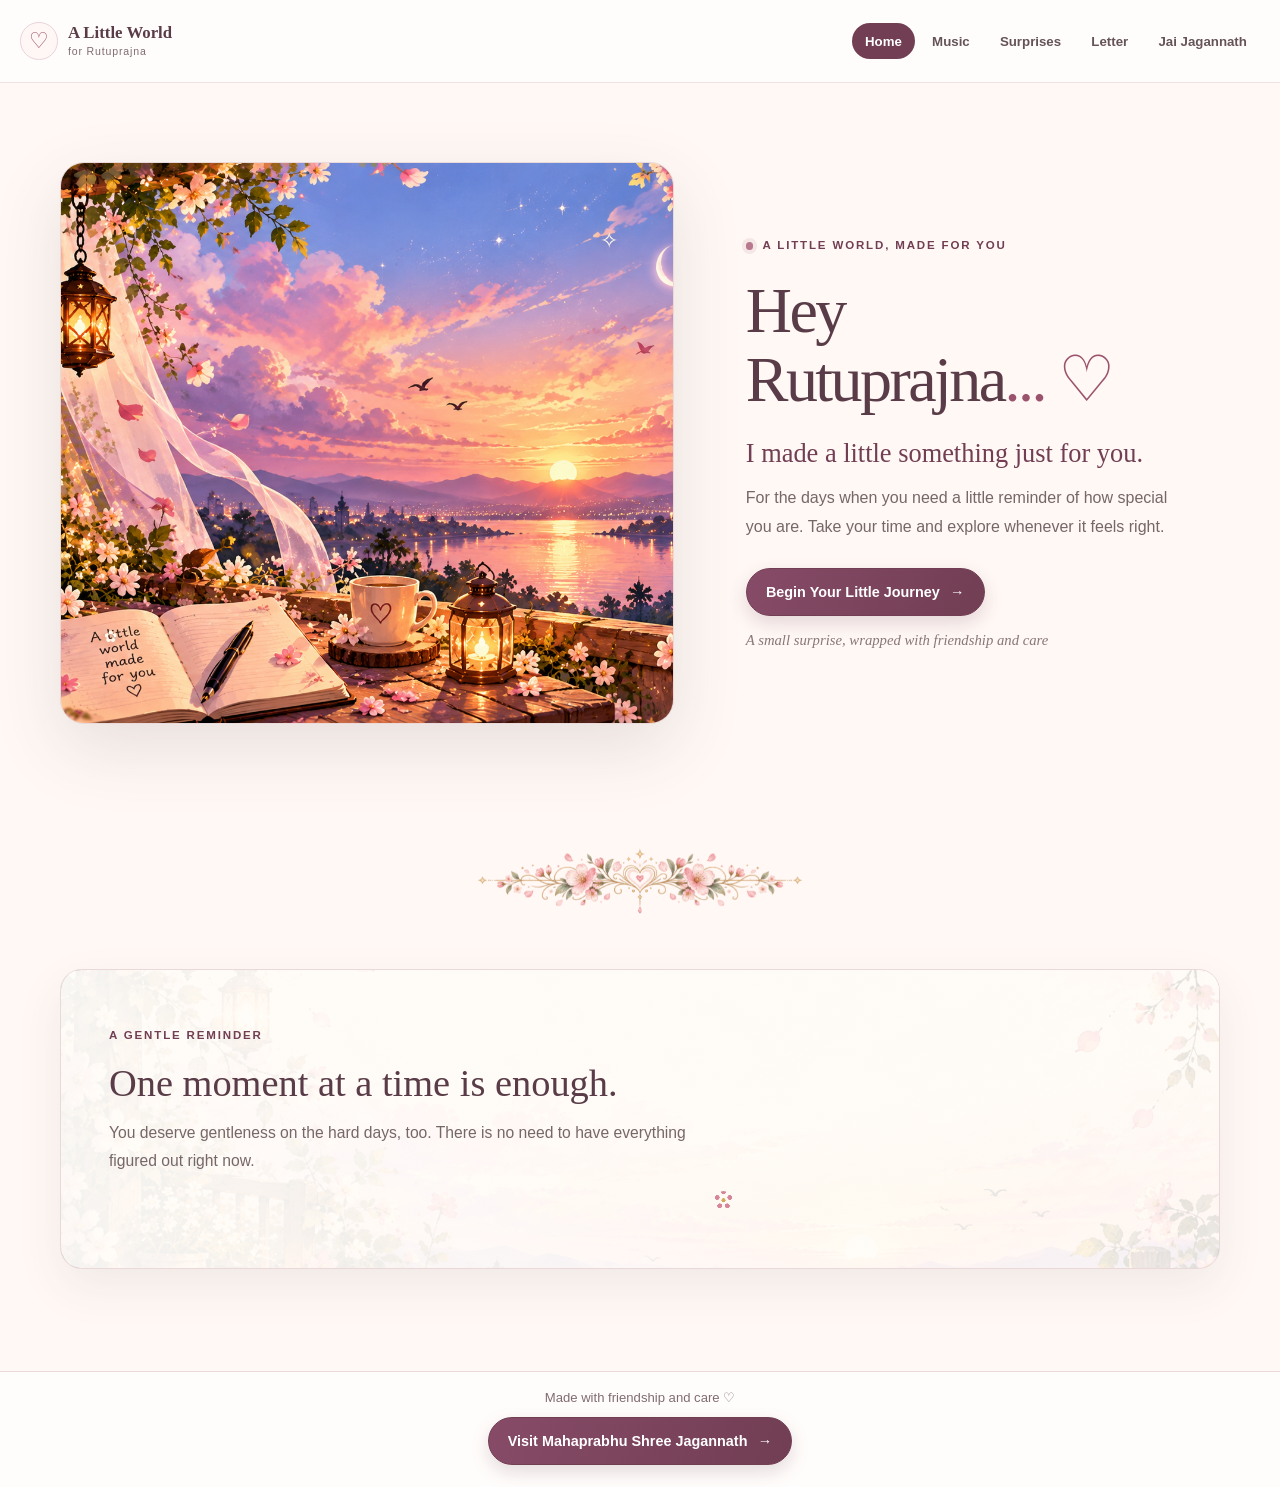
<file: index.html>
<!doctype html>
<html lang="en">
  <head>
    <meta charset="utf-8">
    <meta name="viewport" content="width=device-width, initial-scale=1">
    <meta name="theme-color" content="#fff8f5">
    <meta name="description" content="A little world of music, treats, kind words, and friendship, made for Rutuprajna.">
    <title>A Little World for Rutuprajna</title>
    <link rel="stylesheet" href="styles.css">
    <script src="script.js" defer></script>
  </head>
  <body>
    <a class="skip-link" href="#main">Skip to the welcome</a>
    <header class="site-header">
      <div class="site-header__inner">
        <a class="site-brand" href="index.html"><span class="site-brand__mark" aria-hidden="true">♡</span><span>A Little World<small>for Rutuprajna</small></span></a>
        <nav class="site-nav" aria-label="Main navigation">
          <a href="index.html" aria-current="page">Home</a><a href="music.html">Music</a><a href="surprises.html">Surprises</a><a href="letter.html">Letter</a><a href="jagannath.html">Jai Jagannath</a>
        </nav>
      </div>
    </header>
    <main id="main">
      <section class="welcome-page page-wrap" aria-labelledby="welcome-title">
        <div class="welcome-page__image">
          <img src="assets/images/A Little World Made for You.png" width="1672" height="941" alt="A warm, flower-filled evening nook with a book, music, and little notes of encouragement." fetchpriority="high">
          <span class="welcome-petal welcome-petal--sparkle" aria-hidden="true"></span>
          <span class="welcome-petal welcome-petal--flower" aria-hidden="true"></span>
        </div>
        <div class="welcome-page__copy">
          <p class="eyebrow"><span class="eyebrow__dot" aria-hidden="true"></span> A little world, made for you</p>
          <h1 id="welcome-title">Hey Rutuprajna<span class="title-heart">... ♡</span></h1>
          <p class="welcome-page__lead">I made a little something just for you.</p>
          <p class="welcome-page__body">For the days when you need a little reminder of how special you are. Take your time and explore whenever it feels right.</p>
          <a class="button button--primary" href="music.html">Begin Your Little Journey <span aria-hidden="true">→</span></a>
          <p class="welcome-page__signature">A small surprise, wrapped with friendship and care</p>
        </div>
      </section>

      <img class="floral-divider floral-divider--welcome" src="assets/images/Romantic Watercolour Floral Heart Divider.png" width="1983" height="793" alt="" aria-hidden="true" loading="lazy">

      <section class="scene-note page-wrap" aria-labelledby="scene-note-title">
        <img src="assets/images/Dreamy Blossom Lakeside Terrace.png" width="1672" height="941" loading="lazy" alt="A peaceful lakeside terrace surrounded by blossoms at sunset.">
        <div class="scene-note__copy">
          <p class="eyebrow">A gentle reminder</p>
          <h2 id="scene-note-title">One moment at a time is enough.</h2>
          <p>You deserve gentleness on the hard days, too. There is no need to have everything figured out right now.</p>
        </div>
      </section>
    </main>
    <footer class="site-footer"><span>Made with friendship and care <span aria-hidden="true">♡</span></span><a class="button button--primary site-footer__cta" href="jagannath.html">Visit Mahaprabhu Shree Jagannath <span aria-hidden="true">&rarr;</span></a></footer>
  </body>
</html>
</file>
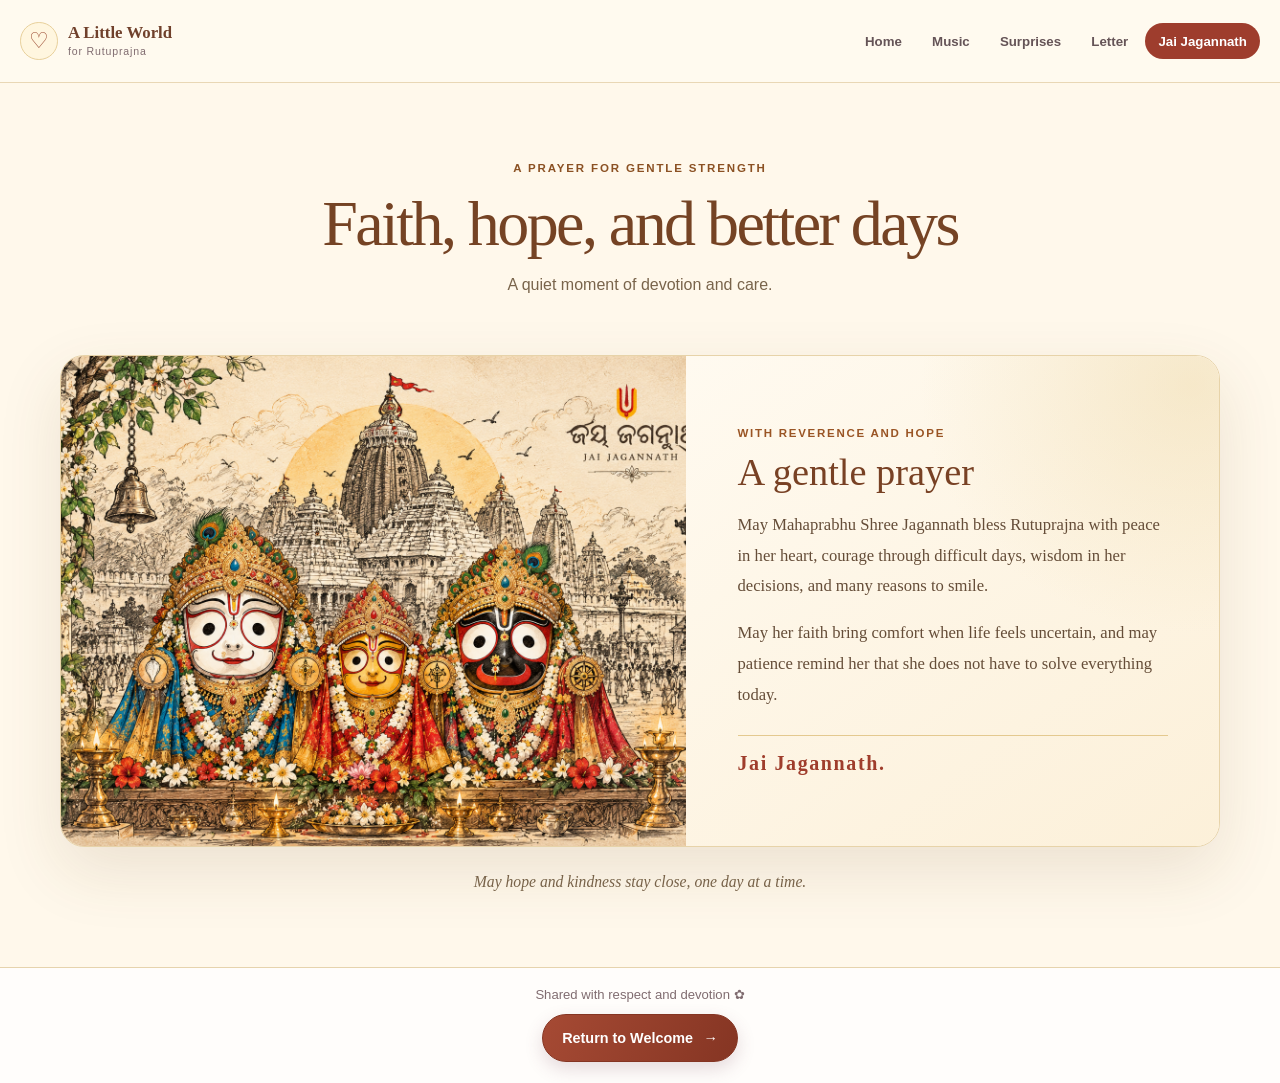
<file: jagannath.html>
<!doctype html>
<html lang="en">
  <head>
    <meta charset="utf-8">
    <meta name="viewport" content="width=device-width, initial-scale=1">
    <meta name="theme-color" content="#fff7e9">
    <meta name="description" content="A respectful prayer for peace, courage, wisdom, and happiness under Mahaprabhu Shree Jagannath's blessings.">
    <title>Jai Jagannath — A Little World for Rutuprajna</title>
    <link rel="stylesheet" href="styles.css">
    <script src="script.js" defer></script>
  </head>
  <body class="devotional-page">
    <a class="skip-link" href="#main">Skip to the prayer</a>
    <header class="site-header"><div class="site-header__inner">
      <a class="site-brand" href="index.html"><span class="site-brand__mark" aria-hidden="true">♡</span><span>A Little World<small>for Rutuprajna</small></span></a>
      <nav class="site-nav" aria-label="Main navigation"><a href="index.html">Home</a><a href="music.html">Music</a><a href="surprises.html">Surprises</a><a href="letter.html">Letter</a><a href="jagannath.html" aria-current="page">Jai Jagannath</a></nav>
    </div></header>
    <main id="main" class="page-wrap page-main">
      <header class="page-heading page-heading--devotional">
        <p class="eyebrow eyebrow--center">A prayer for gentle strength</p>
        <h1>Faith, hope, and better days</h1>
        <p>A quiet moment of devotion and care.</p>
      </header>
      <section class="devotional-feature" aria-labelledby="prayer-title">
        <div class="devotional-feature__image"><img src="assets/images/Jagannath Temple Devotional Watercolour Scene.png" width="1536" height="1024" alt="A devotional watercolour showing Lord Jagannath, Balabhadra, and Devi Subhadra before a temple." fetchpriority="high"></div>
        <div class="prayer-card">
          <p class="prayer-card__eyebrow">With reverence and hope</p>
          <h2 id="prayer-title">A gentle prayer</h2>
          <p>May Mahaprabhu Shree Jagannath bless Rutuprajna with peace in her heart, courage through difficult days, wisdom in her decisions, and many reasons to smile.</p>
          <p>May her faith bring comfort when life feels uncertain, and may patience remind her that she does not have to solve everything today.</p>
          <p class="prayer-card__closing">Jai Jagannath.</p>
        </div>
      </section>
      <p class="devotional-footnote">May hope and kindness stay close, one day at a time.</p>
    </main>
    <footer class="site-footer site-footer--devotional"><span>Shared with respect and devotion <span aria-hidden="true">✿</span></span><a class="button button--primary site-footer__cta" href="index.html">Return to Welcome <span aria-hidden="true">&rarr;</span></a></footer>
  </body>
</html>
</file>
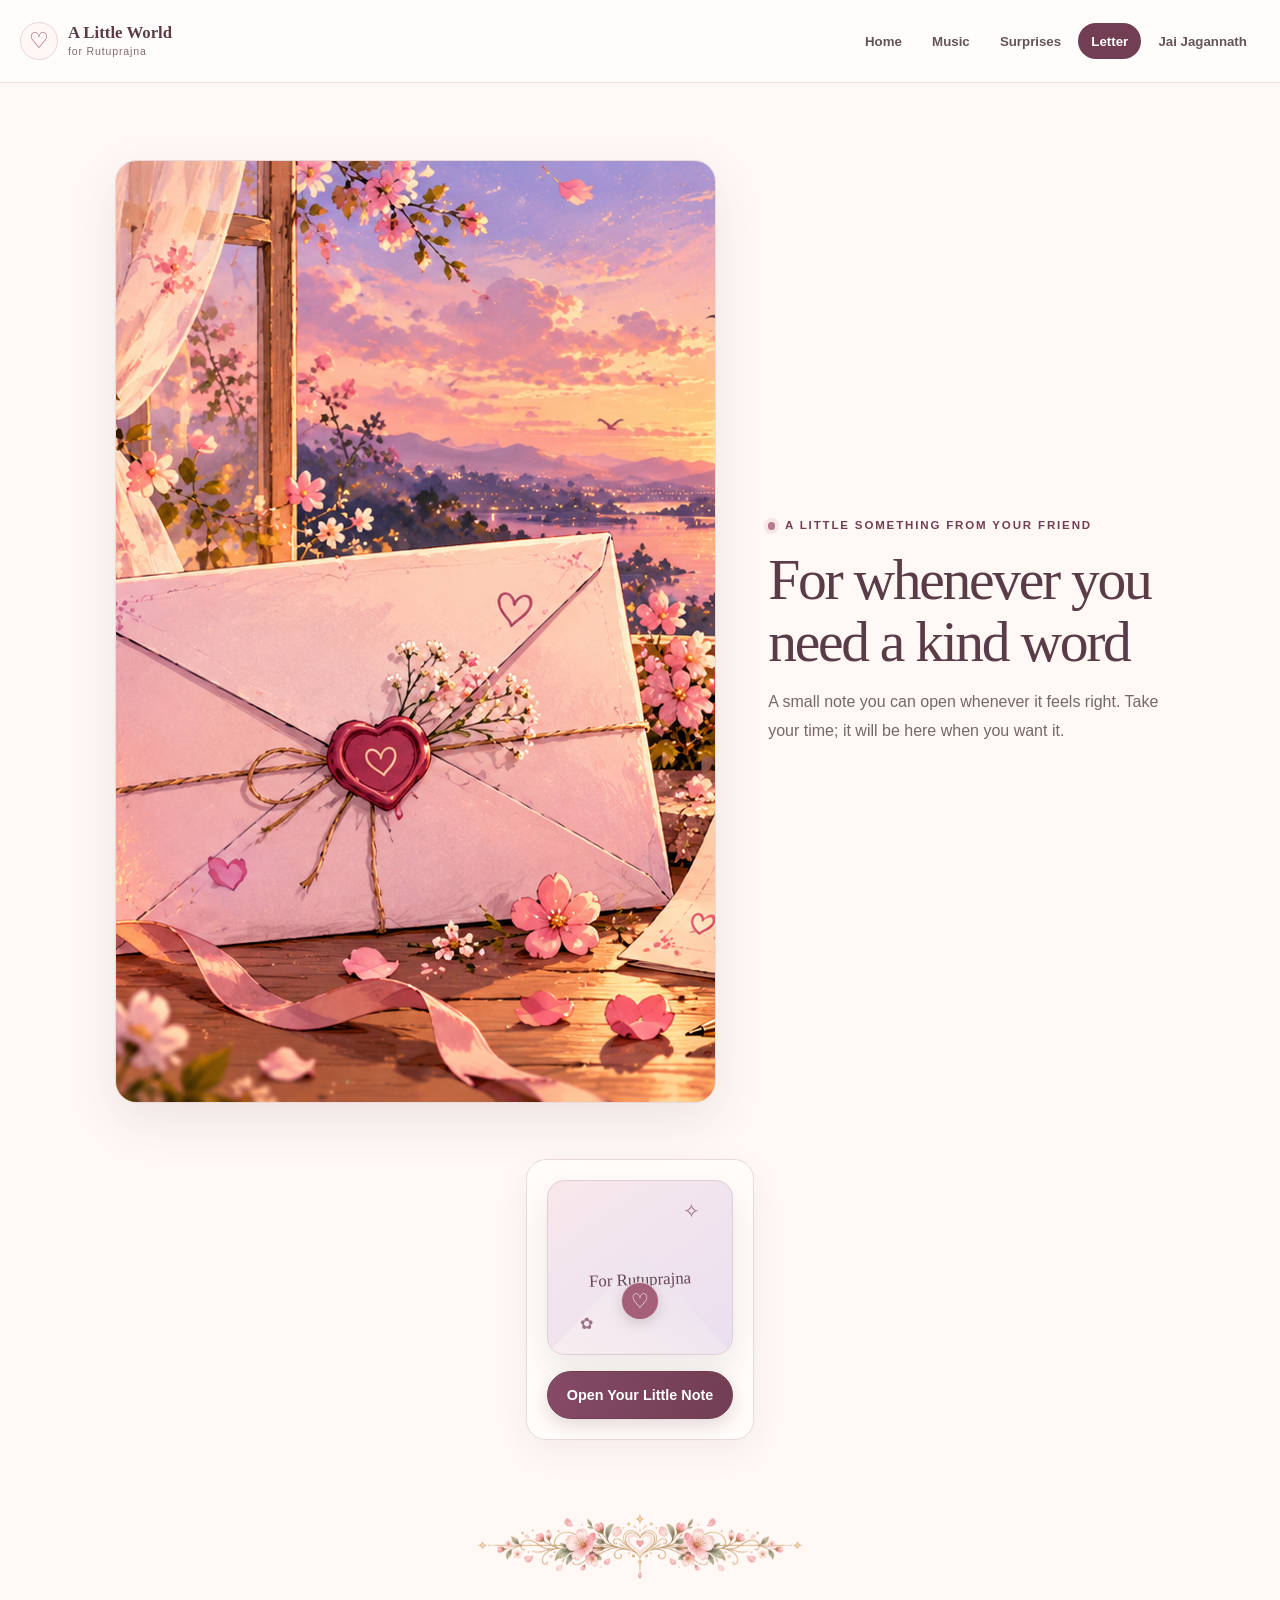
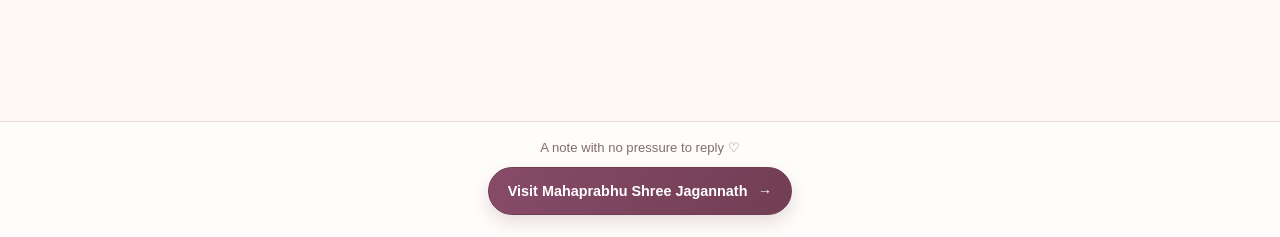
<file: letter.html>
<!doctype html>
<html lang="en">
  <head>
    <meta charset="utf-8">
    <meta name="viewport" content="width=device-width, initial-scale=1">
    <meta name="theme-color" content="#fff8f5">
    <meta name="description" content="A personal best-friend letter for Rutuprajna.">
    <title>A Little Best-Friend Note — A Little World for Rutuprajna</title>
    <link rel="stylesheet" href="styles.css">
    <script src="script.js" defer></script>
  </head>
  <body>
    <a class="skip-link" href="#main">Skip to the letter</a>
    <header class="site-header"><div class="site-header__inner">
      <a class="site-brand" href="index.html"><span class="site-brand__mark" aria-hidden="true">♡</span><span>A Little World<small>for Rutuprajna</small></span></a>
      <nav class="site-nav" aria-label="Main navigation"><a href="index.html">Home</a><a href="music.html">Music</a><a href="surprises.html">Surprises</a><a href="letter.html" aria-current="page">Letter</a><a href="jagannath.html">Jai Jagannath</a></nav>
    </div></header>
    <main id="main" class="page-wrap page-main">
      <section class="letter-hero" aria-labelledby="letter-page-title">
        <div class="letter-page__image"><img src="assets/images/Dreamy Friendship Letter by Sunset.png" width="1672" height="941" alt="A sealed letter among flowers, books, and lanterns beside a sunset lake." fetchpriority="high"></div>
        <div class="letter-hero__copy">
          <p class="eyebrow"><span class="eyebrow__dot" aria-hidden="true"></span> A little something from your friend</p>
          <h1 id="letter-page-title">For whenever you need a kind word</h1>
          <p>A small note you can open whenever it feels right. Take your time; it will be here when you want it.</p>
        </div>
      </section>
      <section class="letter-page" aria-label="Personal best-friend letter">
        <div class="envelope-card">
          <div class="letter-envelope" aria-hidden="true">
            <span class="letter-envelope__spark letter-envelope__spark--one">✧</span>
            <span class="letter-envelope__spark letter-envelope__spark--two">✿</span>
            <span class="letter-envelope__address">For Rutuprajna</span>
            <span class="letter-envelope__seal">♡</span>
          </div>
          <button class="button button--primary letter-toggle" id="letter-toggle" type="button" aria-expanded="false" aria-controls="best-friend-letter" data-open-label="Open Your Little Note" data-close-label="Close Your Little Note">Open Your Little Note</button>
        </div>

        <article class="friend-letter" id="best-friend-letter" aria-labelledby="friend-letter-title" hidden>
          <header class="friend-letter__header">
            <p class="friend-letter__eyebrow">A note from a friend</p>
            <h2 id="friend-letter-title">💌 Hey, Cutest Girl!</h2>
          </header>
          <div class="friend-letter__body">
            <p>Hey, Rutuprajna! 🥹💗</p>
            <p>First of all, I just want to remind you of something: <strong>you are genuinely the cutest girl, and your smile deserves to be seen more often!</strong> 😂🌷</p>
            <p>I know that some days can feel difficult. Sometimes things don't go as planned, our minds get tired, and even small things can feel overwhelming. It's okay to have those days. You don't have to be cheerful all the time, and you don't need to pretend that everything is fine.</p>
            <p>Please be a little kinder to yourself. Take things one step at a time, get enough rest, enjoy your favourite songs, and remember that one difficult day doesn't define your whole life. You have your own strengths, and I hope you give yourself the same patience and kindness that you give to other people. 💗</p>
            <p>And whenever you need someone to listen, share a silly joke, or simply talk about random things, I'm here as your friend. No pressure to explain everything, no need to reply immediately, and no need to pretend to be okay. Your space and your feelings matter, too. 🫂</p>
            <p>May Mahaprabhu Shree Jagannath bless you with peace in your heart, strength for difficult days, wisdom for your decisions, and lots of reasons to smile. 🙏🌼</p>
            <p>And finally, one very important reminder: drink some water, take a little break, listen to <em>Bekhudi</em> if you're in the mood, and never underestimate the happiness that a little Dairy Milk Silk or KitKat can bring! 😂🍫</p>
            <p><strong>Stay safe, keep growing, and never forget that you deserve kindness and happiness—not just on your best days, but on the difficult ones, too.</strong></p>
            <p class="friend-letter__signoff">With lots of best-friend care,<br><strong>Your partner-in-crime for silly jokes and chocolate recommendations! 😂💜</strong></p>
          </div>
          <span class="friend-letter__flower" aria-hidden="true">✿</span>
        </article>
      </section>
      <img class="floral-divider floral-divider--letter" src="assets/images/Romantic Watercolour Floral Heart Divider.png" width="1983" height="793" alt="" aria-hidden="true" loading="lazy">
    </main>
    <footer class="site-footer"><span>A note with no pressure to reply <span aria-hidden="true">♡</span></span><a class="button button--primary site-footer__cta" href="jagannath.html">Visit Mahaprabhu Shree Jagannath <span aria-hidden="true">&rarr;</span></a></footer>
  </body>
</html>
</file>
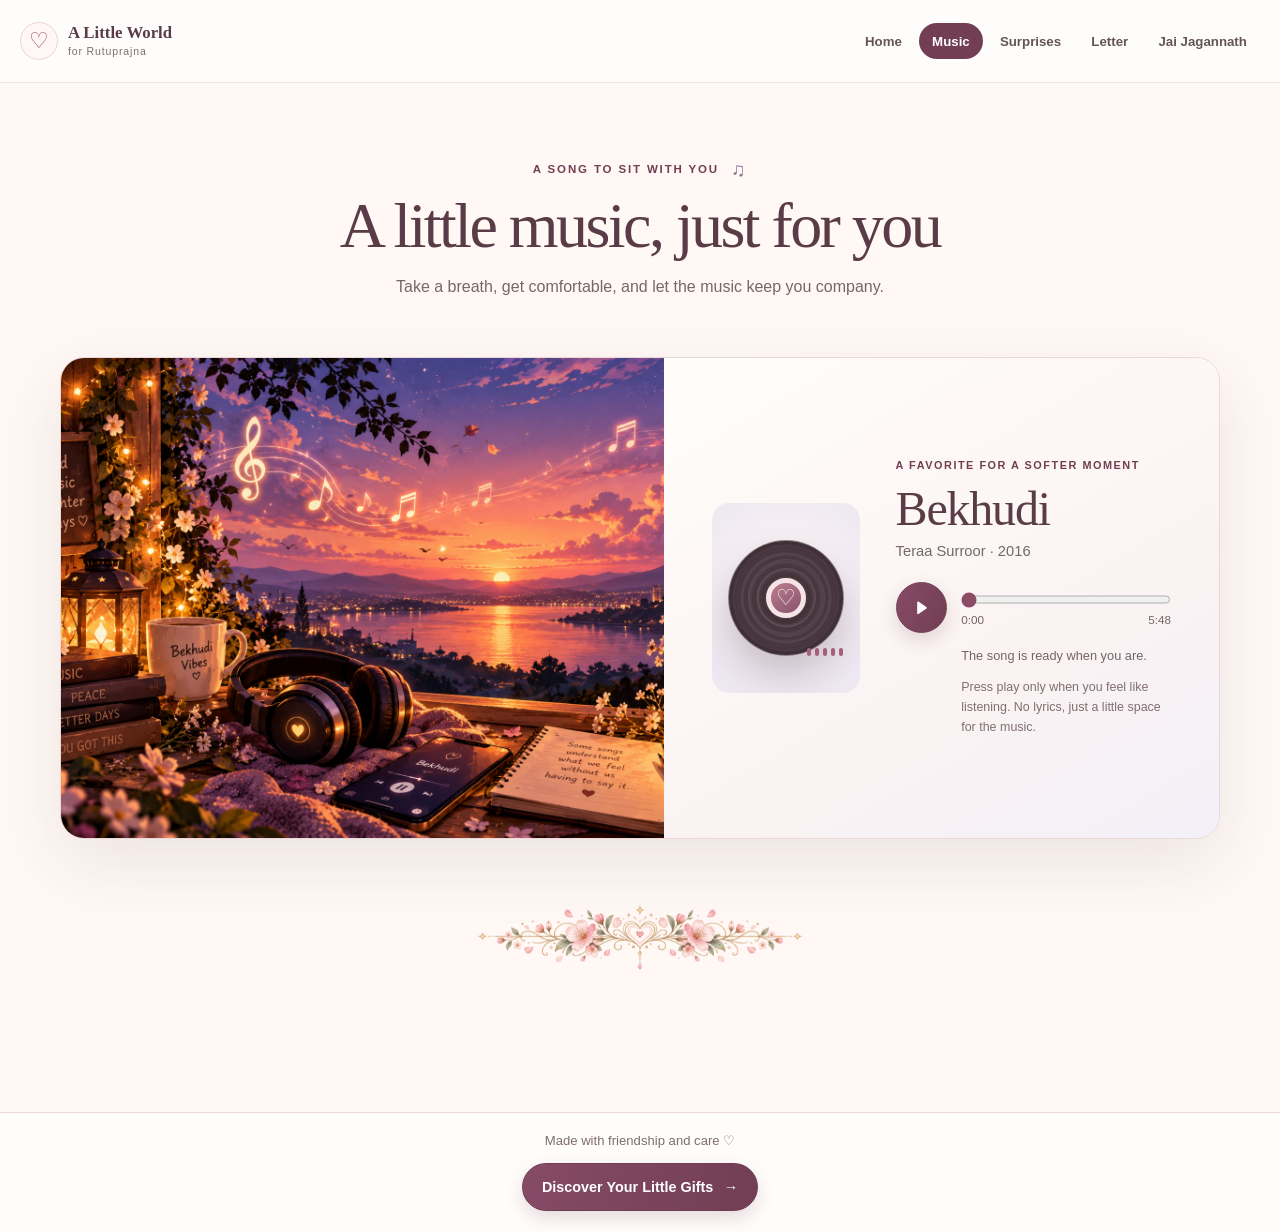
<file: music.html>
<!doctype html>
<html lang="en">
  <head>
    <meta charset="utf-8">
    <meta name="viewport" content="width=device-width, initial-scale=1">
    <meta name="theme-color" content="#fff8f5">
    <meta name="description" content="A little Bekhudi music moment for Rutuprajna.">
    <title>Bekhudi — A Little World for Rutuprajna</title>
    <link rel="stylesheet" href="styles.css">
    <script src="script.js" defer></script>
  </head>
  <body class="music-page">
    <a class="skip-link" href="#main">Skip to the music</a>
    <header class="site-header"><div class="site-header__inner">
      <a class="site-brand" href="index.html"><span class="site-brand__mark" aria-hidden="true">♡</span><span>A Little World<small>for Rutuprajna</small></span></a>
      <nav class="site-nav" aria-label="Main navigation"><a href="index.html">Home</a><a href="music.html" aria-current="page">Music</a><a href="surprises.html">Surprises</a><a href="letter.html">Letter</a><a href="jagannath.html">Jai Jagannath</a></nav>
    </div></header>
    <main id="main" class="page-wrap page-main">
      <header class="page-heading">
        <p class="eyebrow eyebrow--center">A song to sit with you</p>
        <h1>A little music, just for you</h1>
        <p>Take a breath, get comfortable, and let the music keep you company.</p>
      </header>
      <section class="music-feature" aria-label="Bekhudi music player">
        <div class="music-feature__image"><img src="assets/images/Good Music, Better Days at Sunset.png" width="1536" height="1024" alt="Headphones and music notes beside a peaceful sunset over the water."></div>
        <div class="player-card">
          <div class="player-art" aria-hidden="true">
            <div class="record"><span class="record__groove record__groove--one"></span><span class="record__groove record__groove--two"></span><span class="record__label"><span class="record__heart">&#9825;</span></span></div>
            <div class="music-bars"><i></i><i></i><i></i><i></i><i></i></div>
            <div class="music-particles" aria-hidden="true"></div>
          </div>
          <div class="player-content">
            <p class="player-kicker">A favorite for a softer moment</p>
            <h2 class="player-title">Bekhudi</h2>
            <p class="player-details">Teraa Surroor <span aria-hidden="true">&middot;</span> 2016</p>
            <audio id="bekhudi-audio" preload="metadata" src="assets/audio/Bekhudi Teraa Surroor 320 Kbps.mp3"></audio>
            <div class="player-controls">
              <button class="button button--primary play-button" id="play-toggle" type="button" aria-label="Play Bekhudi" aria-pressed="false">
                <svg class="play-icon" viewBox="0 0 24 24" aria-hidden="true"><path d="M8 5.8v12.4c0 .7.8 1.1 1.4.7l9-6.2a.9.9 0 0 0 0-1.4l-9-6.2c-.6-.4-1.4 0-1.4.7Z" fill="currentColor"/></svg>
                <svg class="pause-icon" viewBox="0 0 24 24" aria-hidden="true"><path d="M7 5.5h3.4v13H7zm6.6 0H17v13h-3.4z" fill="currentColor"/></svg>
              </button>
              <div class="track-progress">
                <label class="visually-hidden" for="seek-control">Seek through Bekhudi</label>
                <input id="seek-control" class="seek-control" type="range" min="0" max="1000" value="0" step="1" disabled aria-valuetext="0:00 of 0:00">
                <div class="time-row" aria-hidden="true"><span id="elapsed-time">0:00</span><span id="total-time">--:--</span></div>
              </div>
            </div>
            <p class="player-status" id="player-status" role="status" aria-live="polite" aria-atomic="true">The song is ready when you are.</p>
            <p class="player-note">Press play only when you feel like listening. No lyrics, just a little space for the music.</p>
          </div>
        </div>
      </section>
      <img class="floral-divider floral-divider--music" src="assets/images/Romantic Watercolour Floral Heart Divider.png" width="1983" height="793" alt="" aria-hidden="true" loading="lazy">
    </main>
    <footer class="site-footer site-footer--music"><span>Made with friendship and care <span aria-hidden="true">♡</span></span><a class="button button--primary site-footer__cta" href="surprises.html">Discover Your Little Gifts <span aria-hidden="true">&rarr;</span></a></footer>
  </body>
</html>
</file>
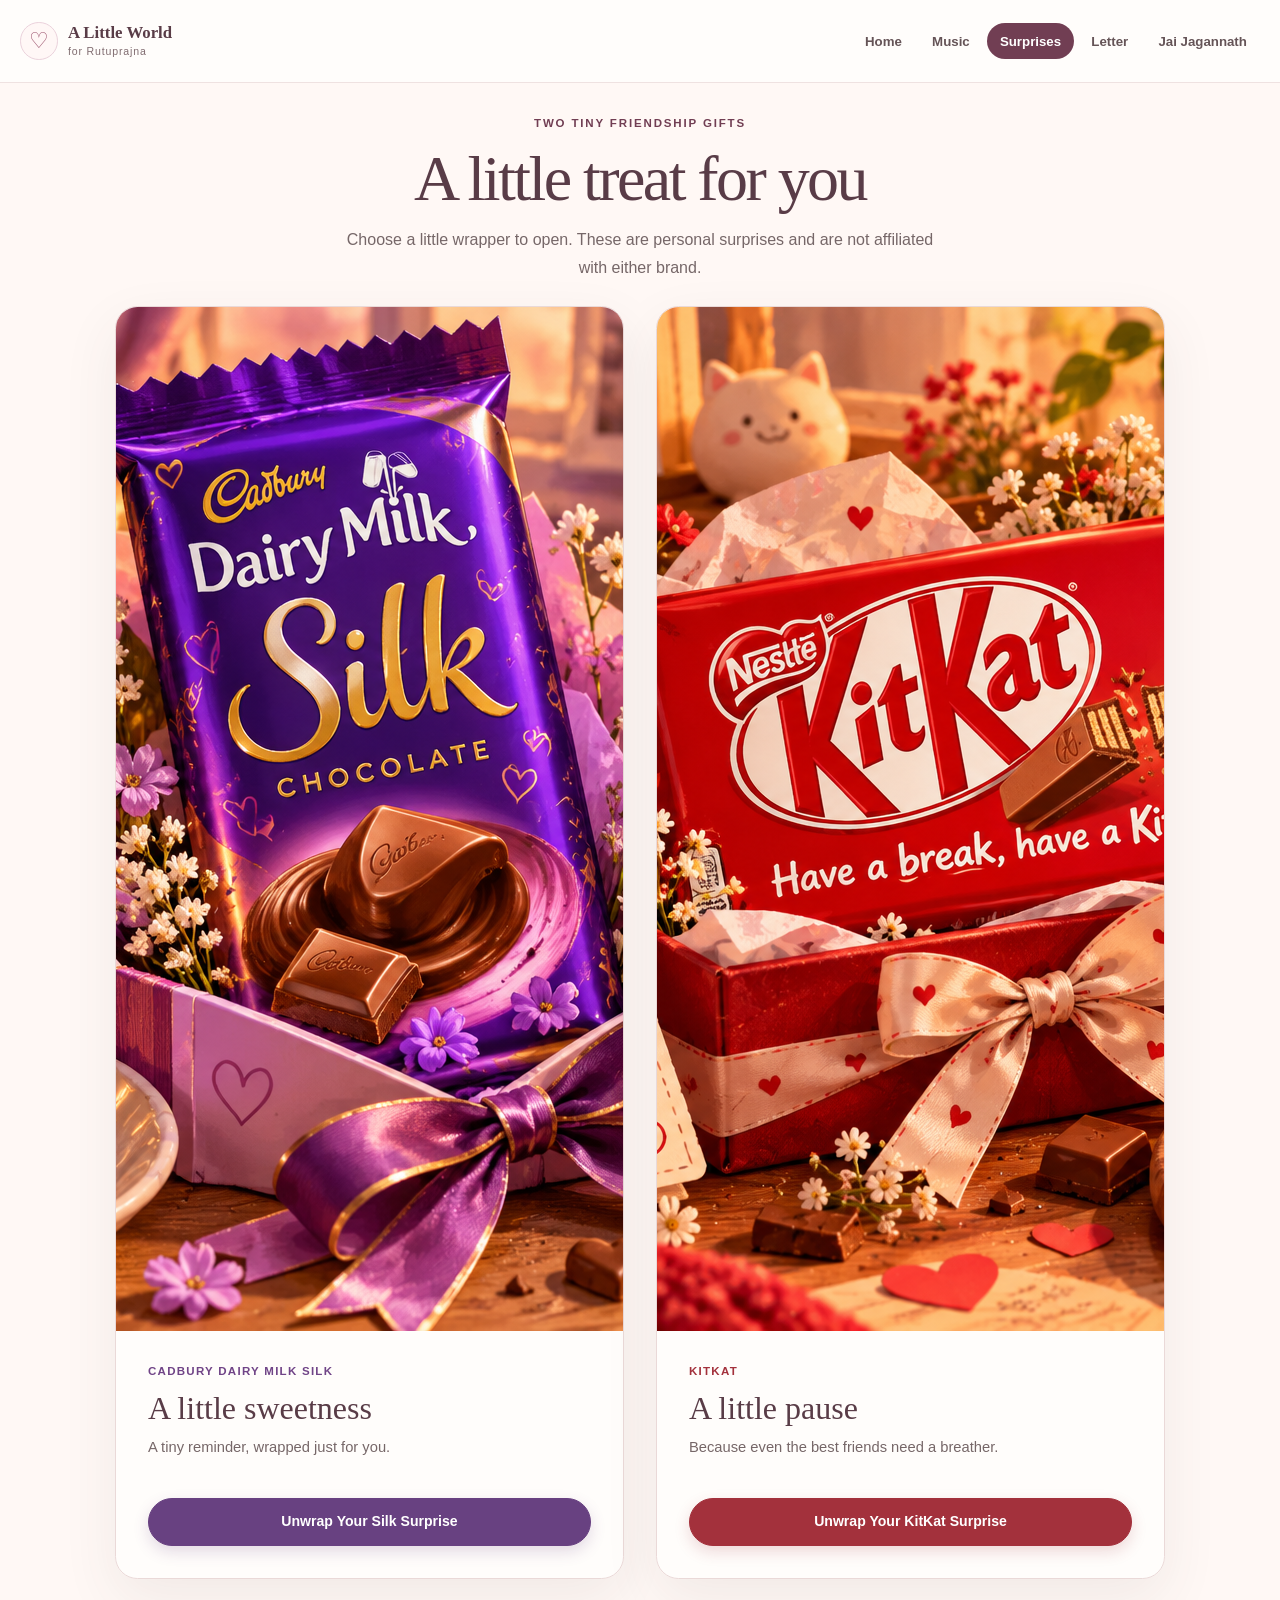
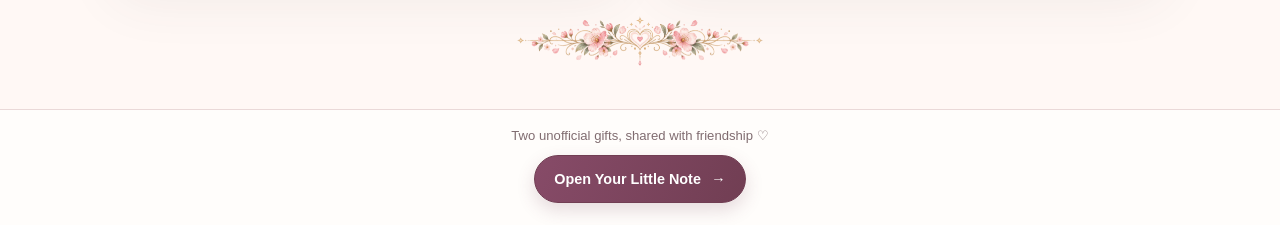
<file: surprises.html>
<!doctype html>
<html lang="en">
  <head>
    <meta charset="utf-8">
    <meta name="viewport" content="width=device-width, initial-scale=1">
    <meta name="theme-color" content="#fff8f5">
    <meta name="description" content="Two little chocolate surprises for Rutuprajna, made with friendship and care.">
    <title>Little Chocolate Surprises — A Little World for Rutuprajna</title>
    <link rel="stylesheet" href="styles.css">
    <script src="script.js" defer></script>
  </head>
  <body>
    <a class="skip-link" href="#main">Skip to the surprises</a>
    <header class="site-header"><div class="site-header__inner">
      <a class="site-brand" href="index.html"><span class="site-brand__mark" aria-hidden="true">♡</span><span>A Little World<small>for Rutuprajna</small></span></a>
      <nav class="site-nav" aria-label="Main navigation"><a href="index.html">Home</a><a href="music.html">Music</a><a href="surprises.html" aria-current="page">Surprises</a><a href="letter.html">Letter</a><a href="jagannath.html">Jai Jagannath</a></nav>
    </div></header>
    <main id="main" class="page-wrap page-main page-main--chocolates">
      <header class="page-heading">
        <p class="eyebrow eyebrow--center">Two tiny friendship gifts</p>
        <h1>A little treat for you</h1>
        <p>Choose a little wrapper to open. These are personal surprises and are not affiliated with either brand.</p>
      </header>
      <section class="chocolate-grid" aria-label="Chocolate surprises">
        <article class="chocolate-card chocolate-card--silk">
          <img class="gift-image" src="assets/images/Cadbury Silk Sweetness Gift Arrangement.png" width="1536" height="1024" alt="A purple-wrapped chocolate gift with flowers and a little friendship note." fetchpriority="high">
          <span class="gift-sparkles" aria-hidden="true"></span>
          <div class="chocolate-card__content">
            <span class="gift-ribbon" aria-hidden="true"></span>
            <p class="chocolate-card__brand">Cadbury Dairy Milk Silk</p>
            <h2>A little sweetness</h2>
            <p class="chocolate-card__hint">A tiny reminder, wrapped just for you.</p>
            <button class="button chocolate-reveal chocolate-reveal--silk" type="button" aria-expanded="false" aria-controls="silk-message" data-reveal-label="Unwrap Your Silk Surprise" data-hide-label="Close Your Silk Surprise">Unwrap Your Silk Surprise</button>
            <p class="chocolate-message" id="silk-message" role="status" aria-live="polite" aria-atomic="true" hidden>&#127851; A little sweetness for someone who deserves a little happiness! Remember to be kind to yourself, take things one step at a time, and never forget that even small moments can make a difficult day feel lighter. &#128155;</p>
          </div>
        </article>
        <article class="chocolate-card chocolate-card--kitkat">
          <img class="gift-image" src="assets/images/A Cosy KitKat Friendship Gift Arrangement.png" width="1536" height="1024" alt="A red chocolate gift with a cosy note encouraging a friend to take a break." loading="lazy">
          <span class="gift-sparkles" aria-hidden="true"></span>
          <div class="chocolate-card__content">
            <span class="gift-ribbon" aria-hidden="true"></span>
            <p class="chocolate-card__brand">KitKat</p>
            <h2>A little pause</h2>
            <p class="chocolate-card__hint">Because even the best friends need a breather.</p>
            <button class="button chocolate-reveal chocolate-reveal--kitkat" type="button" aria-expanded="false" aria-controls="kitkat-message" data-reveal-label="Unwrap Your KitKat Surprise" data-hide-label="Close Your KitKat Surprise">Unwrap Your KitKat Surprise</button>
            <p class="chocolate-message" id="kitkat-message" role="status" aria-live="polite" aria-atomic="true" hidden>&#10084;&#65039; Official best-friend reminder: Take a break! Drink some water, relax your mind, listen to your favourite song, and stop being so hard on yourself. You deserve a little rest, too. And yes, chocolate is an excellent bonus! &#128514;&#127851;</p>
          </div>
        </article>
      </section>
      <img class="floral-divider floral-divider--surprises" src="assets/images/Romantic Watercolour Floral Heart Divider.png" width="1983" height="793" alt="" aria-hidden="true" loading="lazy">
    </main>
    <footer class="site-footer"><span>Two unofficial gifts, shared with friendship <span aria-hidden="true">♡</span></span><a class="button button--primary site-footer__cta" href="letter.html">Open Your Little Note <span aria-hidden="true">&rarr;</span></a></footer>
  </body>
</html>
</file>
<file: styles.css>
:root {
  color-scheme: light;
  --cream: #fff8f5;
  --paper: #fffdfb;
  --blush: #f5dce4;
  --rose: #9b536d;
  --rose-dark: #713e53;
  --lavender: #e9e5f5;
  --chocolate: #513a3a;
  --muted: #766768;
  --line: #ead9d8;
  --serif: Georgia, 'Times New Roman', serif;
  --sans: 'Segoe UI', Arial, sans-serif;
  font-family: var(--sans);
  color: var(--chocolate);
  background: var(--cream);
  font-synthesis: none;
  text-rendering: optimizeLegibility;
  -webkit-font-smoothing: antialiased;
  -moz-osx-font-smoothing: grayscale;
  scroll-behavior: smooth;
}

* { box-sizing: border-box; }
body { min-width: 320px; margin: 0; background: var(--cream); }
img { display: block; max-width: 100%; }
a { color: inherit; }
a:focus-visible, button:focus-visible, input:focus-visible { outline: 3px solid #8c4562; outline-offset: 4px; }
button, input { font: inherit; }
.page-wrap { width: min(100% - 2.5rem, 1160px); margin-inline: auto; }
.skip-link { position: fixed; z-index: 20; top: 1rem; left: 1rem; padding: .75rem 1rem; border-radius: .6rem; color: white; background: var(--rose-dark); transform: translateY(-160%); }
.skip-link:focus { transform: translateY(0); }

.site-header { position: relative; z-index: 5; border-bottom: 1px solid rgb(234 217 216 / 75%); background: rgb(255 253 251 / 96%); }
.site-header__inner { display: flex; width: min(100% - 2.5rem, 1240px); min-height: 82px; align-items: center; justify-content: space-between; gap: 1.4rem; margin: 0 auto; }
.site-brand { display: inline-flex; flex: 0 0 auto; align-items: center; gap: .65rem; color: #593c47; font-family: var(--serif); font-size: 1.05rem; font-weight: 700; line-height: 1.1; text-decoration: none; }
.site-brand small { display: block; margin-top: .2rem; color: #806c70; font-family: var(--sans); font-size: .66rem; font-weight: 500; letter-spacing: .08em; }
.site-brand__mark { display: grid; width: 2.35rem; height: 2.35rem; place-items: center; border: 1px solid #ead1db; border-radius: 50%; color: var(--rose); background: #fff7f6; font-family: var(--serif); font-size: 1.4rem; }
.site-nav { display: flex; flex-wrap: wrap; align-items: center; justify-content: flex-end; gap: .25rem; }
.site-nav a { padding: .65rem .82rem; border-radius: 999px; color: #655457; font-size: .83rem; font-weight: 600; text-decoration: none; transition: background-color .18s ease, color .18s ease; }
.site-nav a:hover { color: var(--rose-dark); background: #faeef1; }
.site-nav a[aria-current="page"] { color: #fff; background: var(--rose-dark); }

h1, h2, h3 { color: #593c47; font-family: var(--serif); font-weight: 500; }
h1 { margin: 0; font-size: clamp(2.4rem, 5vw, 4.45rem); letter-spacing: -.04em; line-height: 1.08; }
.eyebrow { display: flex; align-items: center; gap: .6rem; margin: 0 0 1rem; color: var(--rose-dark); font-size: .72rem; font-weight: 700; letter-spacing: .16em; line-height: 1.5; text-transform: uppercase; }
.eyebrow__dot { width: .45rem; height: .45rem; border-radius: 50%; background: #b8788d; box-shadow: 0 0 0 4px rgb(184 120 141 / 13%); }
.eyebrow--center { justify-content: center; }
.title-heart { color: var(--rose); white-space: nowrap; }
.button { display: inline-flex; min-height: 3rem; align-items: center; justify-content: center; gap: .65rem; padding: .75rem 1.2rem; border: 1px solid transparent; border-radius: 999px; font-size: .9rem; font-weight: 700; line-height: 1.25; text-align: center; text-decoration: none; cursor: pointer; touch-action: manipulation; transition: box-shadow .2s ease, transform .2s ease, background-color .2s ease; }
.button:hover { box-shadow: 0 10px 24px rgb(81 58 58 / 17%); transform: translateY(-2px); }
.button:active { box-shadow: 0 3px 8px rgb(81 58 58 / 18%); transform: translateY(1px); }
.button--primary, .button--primary:visited { border-color: #713e53; color: #fff; background: linear-gradient(115deg, #874b68, #713e53); box-shadow: 0 7px 18px rgb(113 62 83 / 18%); }
.button--secondary { border-color: #ad8291; color: #654653; background: #fff8f5; box-shadow: 0 4px 12px rgb(81 58 58 / 7%); }
.button--secondary:hover { background: #faeef1; }
.button--light { border-color: #ead9d8; color: #654653; background: #fffdfb; }

.welcome-page { display: grid; min-height: min(720px, calc(100svh - 82px)); grid-template-columns: minmax(0, 1.12fr) minmax(360px, .88fr); align-items: center; gap: clamp(2rem, 5vw, 4.5rem); padding-block: clamp(2.5rem, 6vw, 5rem); }
.welcome-page__image { overflow: hidden; border: 1px solid #ead9d8; border-radius: 1.5rem; background: #f5e4e6; box-shadow: 0 24px 70px rgb(81 58 58 / 13%); }
.welcome-page__image img { width: 100%; height: clamp(360px, 45vw, 560px); object-fit: cover; object-position: center; }
.welcome-page__copy { padding: 1.2rem .5rem; }
.welcome-page__copy .eyebrow { margin-bottom: 1.35rem; }
.welcome-page__lead { margin: 1.2rem 0 0; color: var(--rose-dark); font-family: var(--serif); font-size: clamp(1.25rem, 2.3vw, 1.65rem); line-height: 1.5; }
.welcome-page__body { max-width: 450px; margin: .7rem 0 1.6rem; color: var(--muted); font-size: 1rem; line-height: 1.8; }
.welcome-page__signature { margin: 1rem 0 0; color: #8a7778; font-family: var(--serif); font-size: .92rem; font-style: italic; }
.scene-note { position: relative; display: grid; min-height: 300px; grid-template-columns: 1fr; align-items: center; overflow: hidden; margin-bottom: clamp(3.5rem, 8vw, 6.5rem); border: 1px solid var(--line); border-radius: 1.35rem; background: #fffdfa; box-shadow: 0 18px 48px rgb(81 58 58 / 8%); }
.scene-note img { position: absolute; z-index: 0; inset: 0; width: 100%; height: 100%; min-height: 300px; object-fit: cover; object-position: center 56%; opacity: .42; }
.scene-note::before { position: absolute; z-index: 1; inset: 0; background: linear-gradient(90deg, rgb(255 253 250 / 91%), rgb(255 253 250 / 72%)); content: ''; }
.scene-note__copy { position: relative; z-index: 2; align-self: center; max-width: 720px; padding: clamp(1.5rem, 4vw, 3rem); }
.scene-note__copy h2 { margin: 0; font-size: clamp(1.75rem, 3vw, 2.5rem); line-height: 1.2; }
.scene-note__copy p:last-child { margin: .8rem 0 0; color: var(--muted); font-size: .98rem; line-height: 1.8; }
.scene-note__copy::after { display: block; width: 1.2rem; height: 1.2rem; margin: 1rem 0 0 auto; border-radius: 50%; background: radial-gradient(circle at 50% 5%, #d7869a 0 .14rem, transparent .16rem), radial-gradient(circle at 83% 34%, #d7869a 0 .14rem, transparent .16rem), radial-gradient(circle at 70% 78%, #d7869a 0 .14rem, transparent .16rem), radial-gradient(circle at 30% 78%, #d7869a 0 .14rem, transparent .16rem), radial-gradient(circle at 17% 34%, #d7869a 0 .14rem, transparent .16rem), radial-gradient(circle at 50% 49%, #d6a85f 0 .12rem, transparent .14rem); content: ''; }
.floral-divider { display: block; width: min(78%, 330px); height: auto; margin: clamp(1.15rem, 3.5vw, 2rem) auto; object-fit: contain; opacity: .84; }
.floral-divider--welcome { margin-block: .75rem 1.35rem; }
.floral-divider--letter { margin-top: clamp(1.5rem, 4vw, 2.5rem); }
.floral-divider--surprises { width: min(58%, 250px); margin: .75rem auto .1rem; }
.music-page .page-heading .eyebrow::after { margin-left: .15rem; color: #8a718f; content: '♫'; font-size: 1.2rem; line-height: 1; }

.page-main { min-height: calc(100svh - 160px); padding-block: clamp(2.6rem, 6vw, 5rem); }
.page-main--chocolates { min-height: 0; padding-block: 2rem 1rem; }
.page-main--chocolates .page-heading { margin-bottom: 1.5rem; }
.page-heading { max-width: 760px; margin: 0 auto clamp(2rem, 5vw, 3.5rem); text-align: center; }
.page-heading .eyebrow { margin-bottom: .75rem; }
.page-heading > p:last-child { max-width: 600px; margin: .8rem auto 0; color: var(--muted); font-size: 1rem; line-height: 1.75; }

.music-feature { display: grid; grid-template-columns: minmax(0, 1fr) minmax(390px, .92fr); align-items: stretch; overflow: hidden; border: 1px solid var(--line); border-radius: 1.5rem; background: #fffdfa; box-shadow: 0 24px 70px rgb(81 58 58 / 10%); }
.music-feature__image { min-height: 480px; background: #f3e3e6; }
.music-feature__image img { width: 100%; height: 100%; min-height: 480px; object-fit: cover; }
.player-card { display: grid; align-content: center; grid-template-columns: minmax(125px, .7fr) minmax(0, 1.3fr); align-items: center; gap: clamp(1.2rem, 3vw, 2.2rem); padding: clamp(1.5rem, 4vw, 3rem); background: linear-gradient(150deg, #fffdfa, #fbf3f3 63%, #f3f0f8); }
.player-art { position: relative; display: grid; min-height: 190px; place-items: center; border-radius: 1.1rem; background: radial-gradient(circle at 50% 43%, #fff7f4, #eee8f2 76%); }
.record { position: relative; display: grid; width: min(78%, 178px); aspect-ratio: 1; place-items: center; border: 1px solid rgb(255 255 255 / 38%); border-radius: 50%; background: repeating-radial-gradient(circle, #49373f 0 2px, #554149 3px 5px, #48363e 6px 8px); box-shadow: 0 18px 35px rgb(65 43 53 / 23%), inset 0 0 0 7px rgb(29 21 26 / 20%); }
.record__groove { position: absolute; border: 1px solid rgb(255 255 255 / 10%); border-radius: 50%; }
.record__groove--one { inset: 16%; }
.record__groove--two { inset: 24%; }
.record__label { display: grid; width: 35%; aspect-ratio: 1; place-items: center; border: 5px solid #f6e3e5; border-radius: 50%; background: linear-gradient(145deg, #bb7c8d, #87546d); box-shadow: 0 2px 9px rgb(24 15 18 / 30%); }
.record__heart { color: #fff8f4; font-size: 1.4rem; line-height: 1; }
.music-bars { position: absolute; right: 12%; bottom: 13%; display: flex; height: 32px; align-items: center; gap: 4px; }
.music-bars i { display: block; width: 4px; height: 8px; border-radius: 9px; background: #a36079; }
.player-card.is-playing .music-bars i { animation: music-wave .75s ease-in-out infinite alternate; }
.player-card.is-playing .music-bars i:nth-child(2) { animation-delay: -.45s; }
.player-card.is-playing .music-bars i:nth-child(3) { animation-delay: -.2s; }
.player-card.is-playing .music-bars i:nth-child(4) { animation-delay: -.6s; }
.player-card.is-playing .music-bars i:nth-child(5) { animation-delay: -.32s; }
.player-content { min-width: 0; }
.player-kicker { margin: 0 0 .45rem; color: var(--rose-dark); font-size: .68rem; font-weight: 700; letter-spacing: .14em; line-height: 1.5; text-transform: uppercase; }
.player-title { margin: 0; color: #593c47; font-family: var(--serif); font-size: clamp(2rem, 4vw, 3rem); font-weight: 500; letter-spacing: -.025em; line-height: 1.15; }
.player-details { margin: .4rem 0 1.45rem; color: var(--muted); font-size: .92rem; }
.player-controls { display: grid; grid-template-columns: 3.2rem minmax(0, 1fr); align-items: center; gap: .9rem; }
.play-button { display: grid; width: 3.2rem; height: 3.2rem; min-width: 3.2rem; place-items: center; padding: 0; border-radius: 50%; }
.play-button:hover { box-shadow: 0 10px 22px rgb(113 62 83 / 26%); transform: translateY(-1px); }
.play-button svg { width: 1.35rem; height: 1.35rem; }
.pause-icon, .play-button[aria-pressed="true"] .play-icon { display: none; }
.play-button[aria-pressed="true"] .pause-icon { display: block; }
.track-progress { min-width: 0; }
.seek-control { display: block; width: 100%; height: 1.4rem; margin: 0; accent-color: #8a4d65; cursor: pointer; }
.seek-control:disabled { cursor: wait; opacity: .58; }
.time-row { display: flex; justify-content: space-between; margin-top: .15rem; color: #756466; font-size: .73rem; font-variant-numeric: tabular-nums; }
.player-status { min-height: 1.5em; margin: .85rem 0 0 4.1rem; color: #756466; font-size: .8rem; line-height: 1.5; }
.player-status.is-error { color: #853e53; }
.player-note { margin: .8rem 0 0 4.1rem; color: #806f70; font-size: .78rem; line-height: 1.6; }
.visually-hidden { position: absolute; width: 1px; height: 1px; overflow: hidden; clip: rect(0, 0, 0, 0); white-space: nowrap; clip-path: inset(50%); }

.chocolate-grid { display: grid; max-width: 1050px; grid-template-columns: repeat(2, minmax(0, 1fr)); gap: clamp(1.2rem, 3vw, 2rem); margin: 0 auto; }
.chocolate-card { display: flex; flex-direction: column; overflow: hidden; border: 1px solid var(--line); border-radius: 1.4rem; background: rgb(255 253 251 / 96%); box-shadow: 0 20px 55px rgb(81 58 58 / 8%); }
.gift-image { width: 100%; aspect-ratio: 1.72; object-fit: cover; object-position: center 54%; background: #eee5ed; }
.chocolate-card--silk .gift-image { object-position: center 52%; }
.chocolate-card__content { display: flex; flex: 1; flex-direction: column; align-items: stretch; padding: clamp(1.25rem, 3vw, 2rem); }
.chocolate-card__brand { margin: 0 0 .5rem; color: #704487; font-size: .72rem; font-weight: 700; letter-spacing: .11em; line-height: 1.5; text-transform: uppercase; }
.chocolate-card--kitkat .chocolate-card__brand { color: #a3313c; }
.chocolate-card h2 { margin: 0; color: #593c47; font-size: clamp(1.55rem, 3vw, 2rem); line-height: 1.25; }
.chocolate-card__hint { flex: 1; min-height: 3em; margin: .5rem 0 1.1rem; color: var(--muted); font-size: .92rem; line-height: 1.6; }
.chocolate-reveal { width: 100%; min-height: 3rem; margin-top: auto; padding-inline: 1rem; border-radius: 999px; color: white; font-size: .88rem; }
.chocolate-reveal--silk { border-color: #684181; background: #684181; box-shadow: 0 6px 15px rgb(104 65 129 / 19%); }
.chocolate-reveal--kitkat { border-color: #a3313c; background: #a3313c; box-shadow: 0 6px 15px rgb(163 49 60 / 18%); }
.chocolate-reveal:hover { box-shadow: 0 7px 16px rgb(81 58 58 / 16%); transform: translateY(-1px); }
.chocolate-message { margin: 1rem 0 0; padding: .95rem 1rem; border: 1px solid #e3d4ec; border-radius: .85rem; color: #493b4d; background: #f6eff9; font-size: .9rem; line-height: 1.75; animation: message-arrive .3s ease-out both; }
.chocolate-card--kitkat .chocolate-message { border-color: #f0d9d5; color: #573d3b; background: #fff3ec; }
.chocolate-message[hidden] { display: none; }

.letter-hero { display: grid; max-width: 1050px; grid-template-columns: minmax(0, 1.2fr) minmax(280px, .8fr); align-items: center; gap: clamp(1.2rem, 4vw, 3rem); margin: 0 auto clamp(2rem, 5vw, 3.5rem); }
.letter-page__image { overflow: hidden; border: 1px solid var(--line); border-radius: 1.35rem; background: #f0e0e8; box-shadow: 0 18px 50px rgb(81 58 58 / 10%); }
.letter-page__image img { width: 100%; aspect-ratio: 1.78; object-fit: cover; }
.letter-hero__copy { padding: clamp(1rem, 3vw, 2rem) .25rem; }
.letter-hero__copy .eyebrow { margin-bottom: .9rem; }
.letter-hero__copy h1 { font-size: clamp(2.15rem, 4.5vw, 3.6rem); }
.letter-hero__copy > p:last-child { max-width: 35rem; margin: .9rem 0 0; color: var(--muted); font-size: 1rem; line-height: 1.8; }
.letter-page { display: grid; max-width: 1050px; grid-template-columns: minmax(0, 1fr); justify-items: center; gap: 1rem; margin: 0 auto; }
.envelope-card { display: grid; justify-items: center; gap: 1rem; padding: 1.25rem; border: 1px solid #ead9de; border-radius: 1.25rem; background: rgb(255 253 251 / 84%); box-shadow: 0 12px 34px rgb(81 58 58 / 6%); }
.letter-envelope { position: relative; display: grid; width: min(100%, 330px); min-height: 175px; overflow: hidden; place-items: center; isolation: isolate; border: 1px solid #e2cbd4; border-radius: 1.1rem; background: linear-gradient(145deg, #f7e8eb, #eadff1); box-shadow: 0 14px 32px rgb(81 58 58 / 10%); }
.letter-envelope::before { position: absolute; z-index: -1; inset: 0 0 auto; height: 72%; background: linear-gradient(145deg, #ecd6df, #e4d8ed); clip-path: polygon(0 0, 100% 0, 50% 78%); content: ''; }
.letter-envelope::after { position: absolute; z-index: -1; inset: auto 0 0; height: 57%; background: linear-gradient(35deg, #f8eef0, #e9dfed); clip-path: polygon(0 100%, 50% 0, 100% 100%); content: ''; }
.letter-envelope__address { margin-top: 1.55rem; color: #654653; font-family: 'Segoe Print', 'Bradley Hand', 'Comic Sans MS', cursive; font-size: 1.05rem; transform: rotate(-2deg); }
.letter-envelope__seal { position: absolute; z-index: 1; bottom: 2.1rem; display: grid; width: 2.4rem; height: 2.4rem; place-items: center; border: 1px solid rgb(255 255 255 / 70%); border-radius: 50%; color: white; background: #a56079; box-shadow: 0 4px 12px rgb(89 60 71 / 18%); font-size: 1.25rem; }
.letter-envelope__spark { position: absolute; z-index: 1; color: #9c7186; }
.letter-envelope__spark--one { top: 1.15rem; right: 2rem; font-size: 1.25rem; }
.letter-envelope__spark--two { bottom: 1.3rem; left: 2rem; font-size: 1rem; }
.letter-toggle[aria-expanded="true"] { border-color: #ad8291; color: #654653; background: #fff8f5; box-shadow: 0 4px 12px rgb(81 58 58 / 7%); }
.letter-toggle[aria-expanded="true"]:hover { background: #faeef1; }
.play-button:active, .chocolate-reveal:active, .letter-toggle:active { transform: translateY(1px); }
.friend-letter { grid-column: 1 / -1; position: relative; width: min(100%, 850px); margin: 1rem auto 0; padding: clamp(1.5rem, 5vw, 3.25rem); border: 1px solid #ead9d8; border-radius: 1.2rem; background: linear-gradient(180deg, #fffefa, #fffaf6); box-shadow: 0 20px 60px rgb(81 58 58 / 9%); text-align: left; animation: letter-open .38s ease-out both; }
.friend-letter[hidden] { display: none; }
.friend-letter__header { padding-bottom: 1.15rem; border-bottom: 1px solid #eadeda; text-align: center; }
.friend-letter__eyebrow { margin: 0 0 .4rem; color: var(--rose-dark); font-size: .7rem; font-weight: 700; letter-spacing: .14em; text-transform: uppercase; }
.friend-letter__header h2 { margin: 0; color: #654653; font-family: 'Segoe Print', 'Bradley Hand', 'Comic Sans MS', cursive; font-size: clamp(1.45rem, 4vw, 2rem); font-weight: 500; line-height: 1.4; }
.friend-letter__body { max-width: 680px; margin: 1.3rem auto 0; color: #594b4b; font-size: 1rem; line-height: 1.85; }
.friend-letter__body p { margin: 0 0 1rem; }
.friend-letter__body p:first-child { color: #713e53; font-family: 'Segoe Print', 'Bradley Hand', 'Comic Sans MS', cursive; font-size: 1.05rem; }
.friend-letter__body strong { color: #593c47; font-weight: 700; }
.friend-letter__signoff { padding-top: .35rem; }
.friend-letter__flower { display: block; margin: .3rem auto 0; color: #a56079; font-size: 1.3rem; text-align: center; }

.devotional-page { --cream: #fff7e9; --paper: #fffcf4; --rose: #a84332; --rose-dark: #853523; --line: #e6d3ad; background: #fff8eb; }
.devotional-page .site-header { border-color: #e9d7b5; background: rgb(255 250 239 / 97%); }
.devotional-page .site-brand, .devotional-page h1 { color: #70402b; }
.devotional-page .site-brand__mark { border-color: #e7cf9a; color: #9b4b32; background: #fff6df; }
.devotional-page .site-nav a[aria-current="page"] { background: #9e3d2d; }
.page-heading--devotional .eyebrow { color: #8b5123; }
.page-heading--devotional h1 { color: #754324; }
.page-heading--devotional > p:last-child { color: #79644b; }
.devotional-feature { display: grid; grid-template-columns: minmax(0, 1.08fr) minmax(340px, .92fr); align-items: stretch; overflow: hidden; border: 1px solid #e7d3a9; border-radius: 1.5rem; background: #fffaf0; box-shadow: 0 24px 65px rgb(101 67 28 / 12%); }
.devotional-feature__image { min-height: 490px; background: #f3e6c8; }
.devotional-feature__image img { width: 100%; height: 100%; min-height: 490px; object-fit: cover; object-position: center; }
.prayer-card { display: flex; flex-direction: column; justify-content: center; padding: clamp(1.8rem, 4vw, 3.5rem); background: radial-gradient(ellipse at 95% 6%, rgb(236 214 163 / 42%), transparent 38%), linear-gradient(145deg, #fffaf0, #fcf0d9); }
.prayer-card__eyebrow { margin: 0 0 .65rem; color: #9a5525; font-size: .72rem; font-weight: 700; letter-spacing: .15em; text-transform: uppercase; }
.prayer-card h2 { margin: 0; color: #784124; font-size: clamp(1.85rem, 3vw, 2.55rem); }
.prayer-card p:not(.prayer-card__eyebrow):not(.prayer-card__closing) { margin: 1rem 0 0; color: #654d38; font-family: var(--serif); font-size: 1.04rem; line-height: 1.85; }
.prayer-card__closing { margin: 1.5rem 0 0; padding-top: 1rem; border-top: 1px solid #e4c98f; color: #9f3d2c; font-family: var(--serif); font-size: 1.25rem; font-weight: 700; letter-spacing: .08em; }
.devotional-footnote { margin: 1.6rem 0 0; color: #79644b; font-family: var(--serif); font-size: .98rem; font-style: italic; text-align: center; }
.site-footer--devotional { border-color: #e9d7b5; color: #79644b; background: #fff9eb; }

.site-footer { display: flex; min-height: 76px; flex-direction: column; align-items: center; justify-content: center; gap: .75rem; padding: 1.15rem 1rem 1.35rem; border-top: 1px solid var(--line); color: #806c70; background: #fffdfb; font-size: .82rem; text-align: center; }
.site-footer a { color: var(--rose-dark); font-weight: 700; text-decoration: none; }
.site-footer a:hover { text-decoration: underline; }
.site-footer__cta { width: fit-content; max-width: min(100%, 34rem); white-space: normal; }
.site-footer .site-footer__cta:hover { text-decoration: none; }
.site-footer a.button--primary,
.site-footer a.button--primary:visited,
.site-footer a.button--primary:hover,
.site-footer a.button--primary:active { color: #fff; }
.site-footer__cta:focus-visible { outline-color: #5d3449; }
.site-footer--music > span { line-height: 1.5; }
.site-footer--devotional .site-footer__cta { border-color: #853523; background: linear-gradient(115deg, #a64a34, #853523); }

@keyframes arrive { from { opacity: 0; transform: translateY(10px); } to { opacity: 1; transform: translateY(0); } }
@keyframes message-arrive { from { opacity: 0; transform: translateY(5px); } to { opacity: 1; transform: translateY(0); } }
@keyframes music-wave { from { height: 7px; } to { height: 28px; } }
@keyframes letter-open { from { opacity: 0; transform: translateY(8px); } to { opacity: 1; transform: translateY(0); } }

@media (max-width: 900px) {
  .site-header__inner { min-height: 76px; gap: .6rem; }
  .site-brand { font-size: .95rem; }
  .site-nav a { padding: .58rem .62rem; font-size: .78rem; }
  .welcome-page { grid-template-columns: minmax(0, 1fr) minmax(310px, .9fr); gap: 2rem; }
  .music-feature { grid-template-columns: minmax(0, 1fr) minmax(355px, 1fr); }
  .player-card { grid-template-columns: 1fr; }
  .player-art { min-height: 170px; }
  .record { width: min(48%, 150px); }
  .music-feature__image, .music-feature__image img { min-height: 520px; }
  .devotional-feature { grid-template-columns: minmax(0, 1fr) minmax(315px, .9fr); }
  .devotional-feature__image, .devotional-feature__image img { min-height: 520px; }
}
@media (max-width: 700px) {
  .page-wrap { width: min(100% - 2rem, 560px); }
  .site-header__inner { width: calc(100% - 1.25rem); flex-direction: column; justify-content: center; gap: .4rem; padding: .65rem 0 .55rem; }
  .site-brand { gap: .5rem; font-size: .93rem; }
  .site-brand__mark { width: 2rem; height: 2rem; font-size: 1.2rem; }
  .site-brand small { font-size: .6rem; }
  .site-nav { justify-content: center; gap: .1rem; }
  .site-nav a { padding: .45rem .58rem; font-size: .74rem; }
  .welcome-page { min-height: 0; grid-template-columns: 1fr; gap: 1.5rem; padding-block: 1.5rem 2.5rem; }
  .welcome-page__image { grid-row: 1; border-radius: 1.1rem; }
  .welcome-page__image img { height: auto; aspect-ratio: 1.45; object-fit: cover; }
  .welcome-page__copy { padding: .15rem .2rem .5rem; }
  .welcome-page__copy .eyebrow { margin-bottom: .8rem; }
  .welcome-page__lead { margin-top: .8rem; }
  .welcome-page__body { margin-bottom: 1.2rem; }
  .scene-note { grid-template-columns: 1fr; margin-bottom: 3rem; border-radius: 1.1rem; }
  .scene-note img { min-height: 0; aspect-ratio: 1.65; }
  .scene-note__copy { padding: 1.4rem 1.25rem 1.6rem; }
  .scene-note__copy .eyebrow { margin-bottom: .6rem; }
  .scene-note__copy h2 { font-size: 1.85rem; }
  .page-main { min-height: calc(100svh - 155px); padding-block: 2.3rem 3rem; }
  .page-heading { margin-bottom: 1.6rem; }
  .page-heading > p:last-child { font-size: .95rem; }
  .music-feature { grid-template-columns: 1fr; border-radius: 1.15rem; }
  .music-feature__image, .music-feature__image img { min-height: 0; aspect-ratio: 1.5; }
  .player-card { grid-template-columns: minmax(110px, .62fr) 1.38fr; gap: 1rem; padding: 1.15rem; }
  .player-art { min-height: 160px; }
  .record { width: min(78%, 150px); }
  .player-title { font-size: 2.15rem; }
  .player-controls { grid-template-columns: 2.9rem minmax(0, 1fr); gap: .65rem; }
  .play-button { width: 3rem; height: 3rem; min-width: 3rem; }
  .player-status, .player-note { margin-left: 0; }
  .chocolate-grid { grid-template-columns: 1fr; gap: 1rem; }
  .gift-image { aspect-ratio: 1.7; }
  .chocolate-card__content { padding: 1.25rem; }
  .chocolate-card__hint { min-height: 0; }
  .letter-hero { grid-template-columns: 1fr; gap: 1rem; margin-bottom: 1.75rem; }
  .letter-page__image img { aspect-ratio: 1.6; }
  .letter-hero__copy { padding: .25rem .2rem; }
  .letter-hero__copy h1 { font-size: clamp(2.15rem, 9vw, 3rem); }
  .letter-page { grid-template-columns: minmax(0, 1fr); gap: 1rem; }
  .envelope-card { width: min(100%, 430px); margin-inline: auto; }
  .friend-letter { grid-column: 1; margin-top: .35rem; padding: 1.35rem 1.15rem; }
  .friend-letter__body { font-size: .96rem; line-height: 1.8; }
  .devotional-feature { grid-template-columns: 1fr; border-radius: 1.15rem; }
  .devotional-feature__image, .devotional-feature__image img { min-height: 0; aspect-ratio: 1.32; }
  .prayer-card { padding: 1.5rem 1.3rem 1.7rem; }
  .site-footer { flex-direction: column; justify-content: center; gap: .45rem; padding: 1rem; text-align: center; }
}
@media (max-width: 400px) {
  .site-nav { max-width: 100%; }
  .site-nav a { padding-inline: .45rem; font-size: .69rem; }
  .page-wrap { width: calc(100% - 1.5rem); }
  .player-card { grid-template-columns: 1fr; }
  .player-art { min-height: 155px; }
  .record { width: 130px; }
}
@media (prefers-reduced-motion: reduce) {
  *, *::before, *::after { scroll-behavior: auto !important; animation-duration: .01ms !important; animation-iteration-count: 1 !important; transition-duration: .01ms !important; }
  .player-card.is-playing .music-bars i { animation: none; height: 10px; }
}

/* Phone-first refinements: keep every destination and control comfortable to tap. */
@media (max-width: 700px) {
  html, body { max-width: 100%; overflow-x: clip; }
  .site-header__inner, .page-wrap, .page-main, .welcome-page, .scene-note,
  .music-feature, .chocolate-grid, .letter-page, .devotional-feature { min-width: 0; }
  .site-nav { width: 100%; flex-wrap: wrap; gap: .15rem; }
  .site-nav a {
    display: inline-flex;
    min-height: 44px;
    align-items: center;
    justify-content: center;
    padding: .55rem .48rem;
    font-size: .73rem;
    line-height: 1.2;
    white-space: nowrap;
  }
  .page-main--chocolates { min-height: 0; padding-block: 2rem .75rem; }
  .welcome-page h1, .page-heading h1 { font-size: clamp(2.15rem, 10vw, 3rem); overflow-wrap: anywhere; }
  .welcome-page__image img { aspect-ratio: 1.25; object-position: 52% center; }
  .music-feature__image img { object-position: 52% center; }
  .devotional-feature__image, .devotional-feature__image img { aspect-ratio: 1.5; }
  .devotional-feature__image img { object-fit: contain; object-position: center; }
  .player-content, .chocolate-card__content, .friend-letter, .prayer-card { min-width: 0; }
  .seek-control { height: 2.75rem; }
  .chocolate-reveal, .letter-toggle { min-height: 3rem; padding-inline: 1.1rem; }
  .button { min-height: 3rem; }
  .chocolate-message, .friend-letter__body, .prayer-card p { overflow-wrap: anywhere; }
  .friend-letter__body { max-width: 60ch; }
}

@media (max-width: 600px) {
  .gift-image {
    display: block;
    width: 100%;
    height: min(64vw, 250px);
    aspect-ratio: 3 / 2;
    object-fit: contain;
    object-position: center;
  }
  .letter-page__image img {
    display: block;
    width: 100%;
    height: min(52vw, 225px);
    aspect-ratio: 16 / 9;
    object-fit: contain;
    object-position: center;
  }
}

@media (min-width: 701px) and (max-width: 900px) {
  .site-nav a { min-height: 44px; }
  .seek-control { height: 2.75rem; }
  .chocolate-reveal, .letter-toggle, .button { min-height: 3rem; }
}

/* Small motion details stay decorative; all content and controls remain available immediately. */
.welcome-page__image { position: relative; }
.welcome-petal { position: absolute; z-index: 1; color: #fff8eb; line-height: 1; pointer-events: none; text-shadow: 0 1px 8px rgb(113 62 83 / 30%); }
.welcome-petal--sparkle { top: 12%; right: 9%; font-size: 1.4rem; }
.welcome-petal--sparkle::before { content: '✧'; }
.welcome-petal--flower { bottom: 14%; left: 7%; font-size: 1rem; }
.welcome-petal--flower::before { content: '✿'; }
.player-art { overflow: hidden; }
.music-particles { position: absolute; z-index: 3; inset: 0; overflow: hidden; pointer-events: none; }
.music-particle { position: absolute; top: 5%; color: #8d637d; font-family: var(--serif); font-size: 1.1rem; line-height: 1; opacity: 0; animation: note-fall 2.8s ease-out both; }
.chocolate-card { position: relative; }
.gift-sparkles { position: absolute; z-index: 2; top: .8rem; right: .9rem; color: #a77aba; font-size: 1.15rem; line-height: 1; opacity: 0; pointer-events: none; }
.gift-sparkles::before { content: '✧  ✦  ✧'; }
.chocolate-card--kitkat .gift-sparkles { color: #db8c73; }
.chocolate-card__content { position: relative; }
.gift-ribbon { position: absolute; z-index: 1; top: -.3rem; left: 50%; width: 3.1rem; height: .65rem; border: 2px solid #9470ac; border-radius: 50%; opacity: 0; pointer-events: none; transform: translateX(-50%); transform-origin: center top; }
.chocolate-card--kitkat .gift-ribbon { border-color: #c97869; }
.letter-envelope { perspective: 650px; }
.letter-envelope::before { z-index: 2; transform-origin: 50% 0; backface-visibility: hidden; transition: transform .55s cubic-bezier(.2, .7, .25, 1); }
.envelope-card.is-open .letter-envelope::before { transform: rotateX(-155deg); }
.letter-envelope__address, .letter-envelope__seal, .letter-envelope__spark { z-index: 3; }
.letter-envelope__address { position: relative; }
.letter-envelope__seal, .letter-envelope__spark { position: absolute; }
.devotional-feature__image { position: relative; isolation: isolate; }
.devotional-feature__image::before { position: absolute; z-index: 2; inset: 0; background: radial-gradient(ellipse at 7% 84%, rgb(249 201 91 / 28%) 0 3%, transparent 16%), radial-gradient(ellipse at 94% 84%, rgb(249 201 91 / 26%) 0 3%, transparent 16%); opacity: .3; pointer-events: none; }
.devotional-feature__image::after { position: absolute; z-index: 2; inset: 0; background: radial-gradient(circle at 4% 16%, rgb(247 202 103 / 58%) 0 2px, transparent 4px), radial-gradient(circle at 96% 24%, rgb(247 202 103 / 48%) 0 2px, transparent 4px), radial-gradient(circle at 5% 83%, rgb(247 202 103 / 48%) 0 2px, transparent 4px), radial-gradient(circle at 95% 88%, rgb(247 202 103 / 58%) 0 2px, transparent 4px); opacity: 0; pointer-events: none; }
.devotional-feature__image img { position: relative; z-index: 1; }
.friend-letter.is-opening { animation: letter-open .38s ease-out both; }
.friend-letter.is-closing { animation: letter-close .22s ease-in both; }
.chocolate-card.is-open .gift-image { transform: scale(1.012); }
.chocolate-card.is-open .gift-sparkles { animation: gift-sparkle .65s ease-out both; }
.chocolate-card.is-open .gift-ribbon { animation: ribbon-flip .5s ease-out both; }
.chocolate-card.is-open .chocolate-message { animation: gift-message-in .3s ease-out both; }
.chocolate-card.is-closing .chocolate-message { animation: gift-message-out .2s ease-in both; }

@keyframes petal-drift { 0%, 100% { opacity: .55; transform: translate3d(0, 0, 0) rotate(0); } 50% { opacity: .95; transform: translate3d(3px, -9px, 0) rotate(9deg); } }
@keyframes welcome-rise { from { opacity: 0; transform: translateY(9px); } to { opacity: 1; transform: translateY(0); } }
@keyframes page-arrive { from { opacity: 0; transform: translateY(7px); } to { opacity: 1; transform: translateY(0); } }
@keyframes divider-arrive { from { opacity: 0; transform: translateY(7px) scale(.985); } to { opacity: .84; transform: translateY(0) scale(1); } }
@keyframes note-fall { 0% { opacity: 0; transform: translate3d(0, -8px, 0) rotate(-8deg); } 14% { opacity: .8; } 100% { opacity: 0; transform: translate3d(5px, 190px, 0) rotate(18deg); } }
@keyframes gift-sparkle { 0% { opacity: 0; transform: scale(.65); } 35% { opacity: .95; transform: scale(1.08); } 100% { opacity: 0; transform: scale(.92) translateY(-7px); } }
@keyframes ribbon-flip { 0% { opacity: 0; transform: translateX(-50%) rotateX(0); } 25% { opacity: 1; } 100% { opacity: 0; transform: translateX(-50%) rotateX(100deg) translateY(-5px); } }
@keyframes gift-message-in { from { opacity: 0; transform: translateY(7px); } to { opacity: 1; transform: translateY(0); } }
@keyframes gift-message-out { from { opacity: 1; transform: translateY(0); } to { opacity: 0; transform: translateY(5px); } }
@keyframes letter-close { from { opacity: 1; transform: translateY(0); } to { opacity: 0; transform: translateY(7px); } }
@keyframes diya-glow { from { opacity: .34; } to { opacity: .72; } }

@media (prefers-reduced-motion: no-preference) {
  .welcome-petal--sparkle { animation: petal-drift 7s ease-in-out infinite; }
  .welcome-petal--flower { animation: petal-drift 9s ease-in-out -3s infinite; }
  .welcome-page__copy > .eyebrow, .welcome-page__copy > h1, .welcome-page__copy > p, .welcome-page__copy > a { animation: welcome-rise .62s ease-out both; }
  .welcome-page__copy > h1 { animation-delay: .08s; }
  .welcome-page__copy > p:nth-of-type(2) { animation-delay: .16s; }
  .welcome-page__copy > p:nth-of-type(3) { animation-delay: .23s; }
  .welcome-page__copy > a { animation-delay: .3s; }
  .welcome-page__copy > p:last-child { animation-delay: .37s; }
  .page-heading, .music-feature, .chocolate-grid, .letter-hero, .devotional-feature { animation: page-arrive .48s ease-out both; }
  .floral-divider { animation: divider-arrive .72s ease-out both; }
  .music-particle { animation-name: note-fall; }
  .chocolate-card.is-open .gift-sparkles { animation: gift-sparkle .65s ease-out both; }
  .chocolate-card.is-open .gift-ribbon { animation: ribbon-flip .5s ease-out both; }
  .chocolate-card.is-open .chocolate-message { animation: gift-message-in .3s ease-out both; }
  .chocolate-card.is-closing .chocolate-message { animation: gift-message-out .2s ease-in both; }
  .devotional-feature__image::before { animation: diya-glow 7s ease-in-out infinite alternate; }
  .devotional-feature__image::after { animation: diya-glow 7s ease-in-out infinite alternate; }
}

@media (prefers-reduced-motion: reduce) {
  .welcome-petal, .music-particle, .gift-sparkles, .gift-ribbon { display: none !important; }
  .devotional-feature__image::before, .devotional-feature__image::after { display: none !important; }
  .letter-envelope::before { transition: none !important; }
  .chocolate-card .gift-image { transition: none !important; transform: none !important; }
  .chocolate-card.is-open .chocolate-message, .chocolate-card.is-closing .chocolate-message, .friend-letter.is-opening, .friend-letter.is-closing { animation: none !important; }
}
</file>
